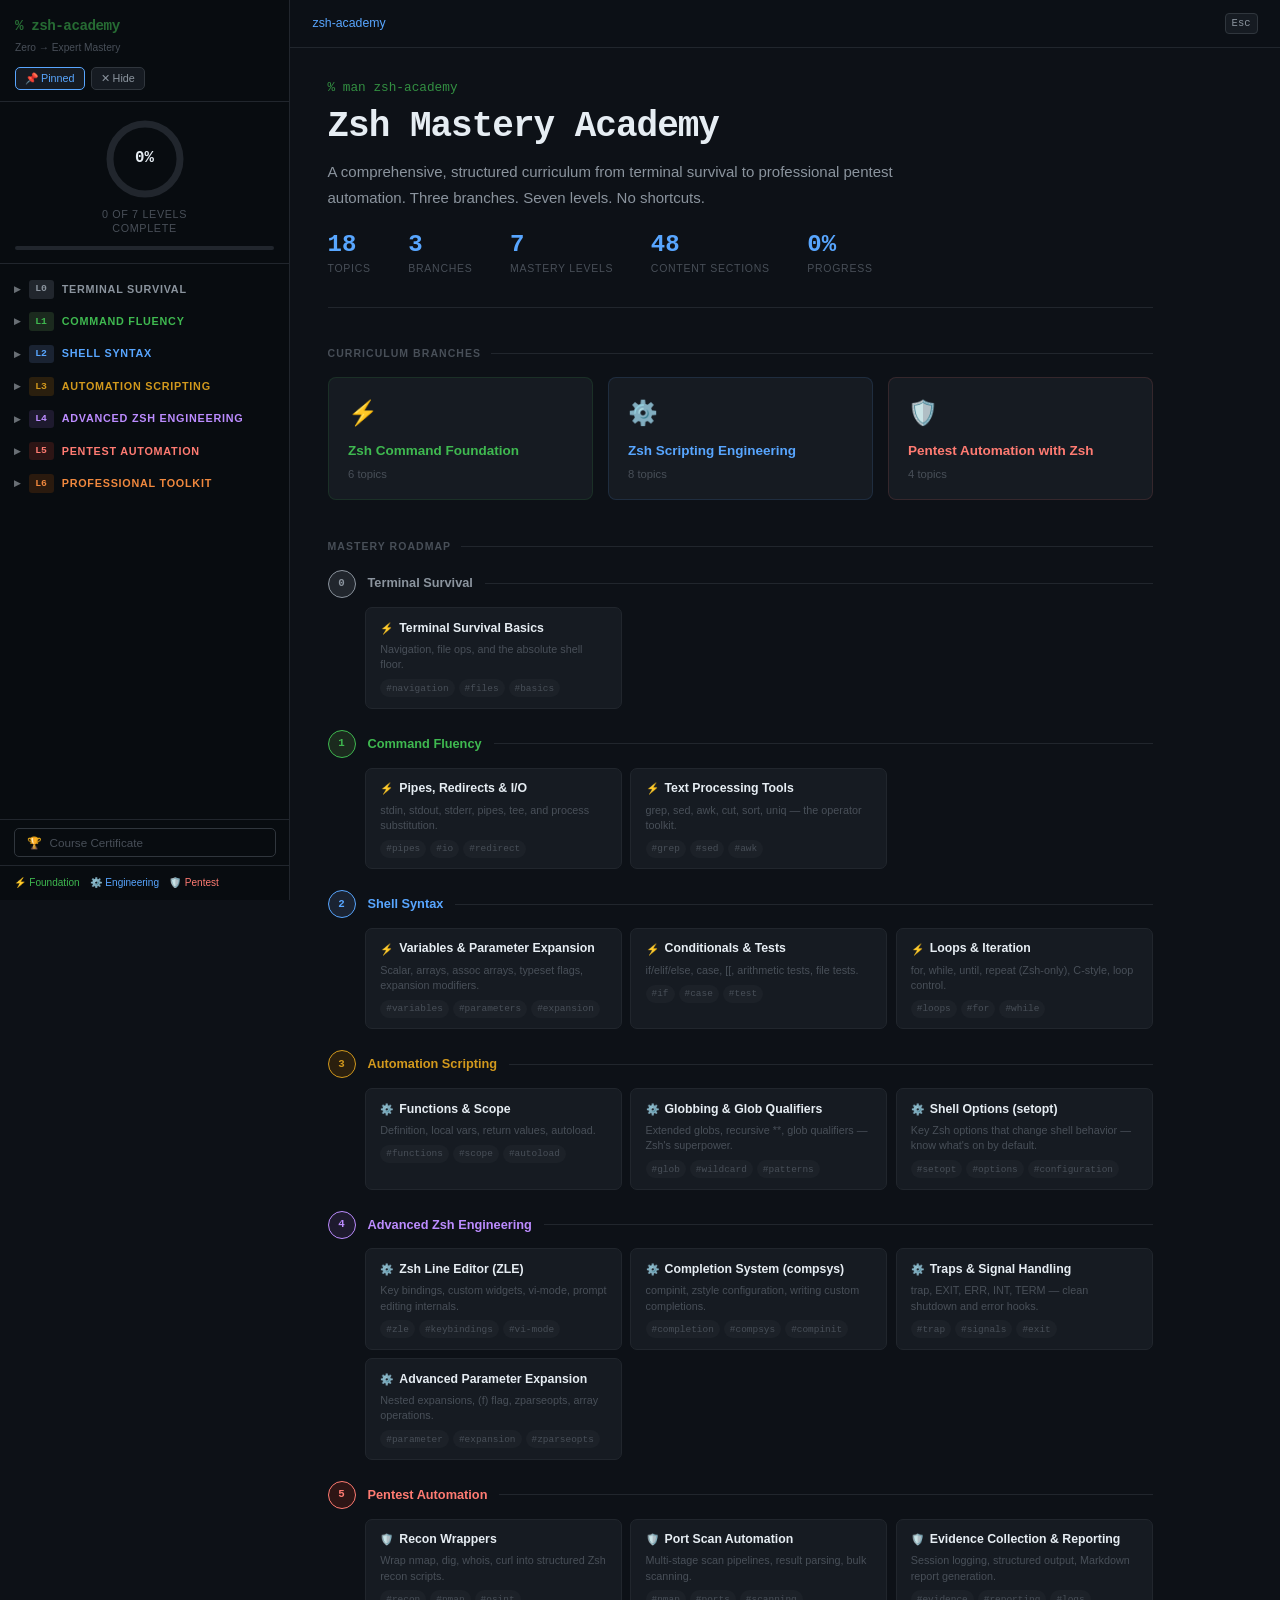
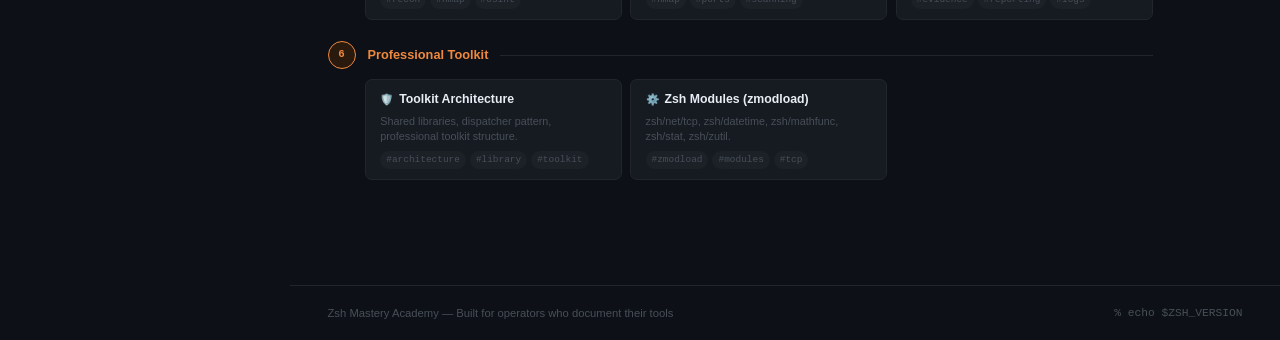
<file: index.html>
<!DOCTYPE html>
<html lang="en">
<head>
  <meta charset="UTF-8" />
  <meta name="viewport" content="width=device-width, initial-scale=1.0" />
  <title>⚙️ Zsh Mastery Academy</title>
  <link rel="stylesheet" href="style.css" />
</head>
<body>

<div id="app">

  <!-- ══════════════ SIDEBAR ══════════════ -->
  <aside id="sidebar">

    <!-- Head -->
    <div class="sb-head">
      <div class="sb-logo">
        <span>%</span> <span class="sb-logo-text">zsh-academy</span>
      </div>
      <div class="sb-sub">Zero → Expert Mastery</div>
      <div class="sb-controls">
        <button class="sb-btn active" id="btn-pin-sidebar">📌 Pinned</button>
        <button class="sb-btn" id="btn-hide-sidebar">✕ Hide</button>
      </div>
    </div>

    <!-- Progress Ring -->
    <div class="progress-ring-wrap">
      <div class="ring-container">
        <svg class="ring-svg" viewBox="0 0 80 80">
          <circle class="ring-track" cx="40" cy="40" r="35"/>
          <circle class="ring-fill"  cx="40" cy="40" r="35" id="ring-fill"/>
        </svg>
        <div class="ring-pct" id="ring-pct">0%</div>
      </div>
      <div class="ring-label" id="ring-label">0 of 7 levels<br>complete</div>
      <div class="ring-bar-wrap">
        <div class="ring-bar-track">
          <div class="ring-bar-fill" id="ring-bar-fill"></div>
        </div>
      </div>
    </div>

    <!-- Nav -->
    <nav class="sb-nav" id="sb-nav">
      <!-- Populated by script.js buildSidebar() -->
    </nav>

    <!-- Certificate link -->
    <div style="padding:0.5rem 0.9rem;border-top:1px solid var(--border);flex-shrink:0">
      <button
        id="cert-sb-link"
        onclick="showCertificate()"
        style="width:100%;background:none;border:1px solid var(--border2);border-radius:5px;
               padding:0.45rem 0.8rem;cursor:pointer;color:var(--text-dimmer);font-size:0.78rem;
               display:flex;align-items:center;gap:8px;font-family:var(--sans);transition:all 0.15s"
        onmouseover="this.style.borderColor='#f0883e';this.style.color='#f0883e'"
        onmouseout="this.style.borderColor='var(--border2)';this.style.color='var(--text-dimmer)'">
        🏆 <span>Course Certificate</span>
      </button>
    </div>

    <!-- Footer branches -->
    <div class="sb-footer">
      <span class="sb-branch-tag" style="color:#3fb950">⚡ Foundation</span>
      <span class="sb-branch-tag" style="color:#58a6ff">⚙️ Engineering</span>
      <span class="sb-branch-tag" style="color:#ff7b72">🛡️ Pentest</span>
    </div>

  </aside>

  <!-- ══════════════ MAIN ══════════════ -->
  <div id="main">

    <!-- Topbar -->
    <div id="topbar">
      <button id="sidebar-open-btn" onclick="
        document.getElementById('sidebar').classList.remove('hidden');
        document.body.classList.remove('sidebar-hidden');
        this.style.display='none';
        document.getElementById('sidebar').classList.toggle('mobile-open')
      ">☰</button>

      <nav class="breadcrumb" id="breadcrumb">
        <span class="crumb-link" onclick="showHome()">zsh-academy</span>
      </nav>

      <span class="kbd">Esc</span>
    </div>

    <!-- Content wrapper -->
    <div id="content">

      <!-- HOME PAGE -->
      <div id="page-home">
        <!-- Rendered by renderHome() -->
      </div>

      <!-- TOPIC PAGE -->
      <div id="page-topic">
        <!-- Rendered by renderTopic() -->
      </div>

      <!-- CERTIFICATE PAGE -->
      <div id="page-certificate">
        <!-- Rendered by renderCertificate() -->
      </div>

    </div><!-- /content -->

    <!-- Footer -->
    <div id="footer">
      <span>Zsh Mastery Academy — Built for operators who document their tools</span>
      <span style="font-family:monospace;color:var(--text-dimmer)">% echo $ZSH_VERSION</span>
    </div>

  </div><!-- /main -->

</div><!-- /app -->

<!-- Quiz Modal -->
<div id="quiz-overlay" onclick="if(event.target===this)closeQuiz()">
  <div id="quiz-modal">
    <!-- Rendered dynamically -->
  </div>
</div>

<script src="script.js"></script>
</body>
</html>
</file>
<file: style.css>
/* ═══════════════════════════════════════════════════════
   style.css – Zsh Mastery Academy
   Dark pentest theme | Sidebar progress | Responsive
   ═══════════════════════════════════════════════════════ */

/* ── Tokens ─────────────────────────────────────────── */
:root {
  --bg:            #0d1117;
  --surface:       #161b22;
  --surface2:      #1c2128;
  --border:        #21262d;
  --border2:       #30363d;
  --text:          #c9d1d9;
  --text-dim:      #8b949e;
  --text-dimmer:   #484f58;
  --text-bright:   #e6edf3;
  --accent:        #58a6ff;
  --accent-green:  #3fb950;
  --accent-orange: #d2991d;
  --accent-purple: #bc8cff;
  --accent-red:    #ff7b72;
  --accent-amber:  #f0883e;
  --code-bg:       #0d1117;
  --tip-bg:        #0f2318;
  --tip-border:    #2ea043;
  --header-bg:     #0b0f14;
  --sidebar-w:     290px;
  --topbar-h:      48px;
  --radius:        8px;
  --mono:          'Cascadia Code', 'Fira Code', 'JetBrains Mono', 'Courier New', monospace;
  --sans:          -apple-system, BlinkMacSystemFont, 'Segoe UI', Roboto, sans-serif;

  /* Level colours */
  --l0: #8b949e; --l0-bg: #21262d;
  --l1: #3fb950; --l1-bg: #1b2a1e;
  --l2: #58a6ff; --l2-bg: #1a2332;
  --l3: #d2991d; --l3-bg: #2a1f0e;
  --l4: #bc8cff; --l4-bg: #1e1a2e;
  --l5: #ff7b72; --l5-bg: #2d1515;
  --l6: #f0883e; --l6-bg: #2a1a0e;
}

/* ── Reset ───────────────────────────────────────────── */
*, *::before, *::after { box-sizing: border-box; margin: 0; padding: 0; }
html { scroll-behavior: smooth; font-size: 15px; }
body {
  background: var(--bg);
  color: var(--text);
  font-family: var(--sans);
  line-height: 1.6;
  display: flex;
  min-height: 100vh;
  overflow-x: hidden;
}
::selection { background: #58a6ff33; color: var(--text-bright); }
::-webkit-scrollbar { width: 6px; height: 6px; }
::-webkit-scrollbar-track { background: var(--bg); }
::-webkit-scrollbar-thumb { background: var(--border2); border-radius: 3px; }

/* ── Layout ──────────────────────────────────────────── */
#app { display: flex; width: 100%; }

/* ── Sidebar ─────────────────────────────────────────── */
#sidebar {
  width: var(--sidebar-w);
  min-width: var(--sidebar-w);
  background: #080c10;
  border-right: 1px solid var(--border);
  height: 100vh;
  position: sticky;
  top: 0;
  display: flex;
  flex-direction: column;
  overflow: hidden;
  transition: width 0.28s cubic-bezier(.4,0,.2,1),
              min-width 0.28s cubic-bezier(.4,0,.2,1),
              transform 0.28s cubic-bezier(.4,0,.2,1);
  z-index: 100;
  flex-shrink: 0;
}

#sidebar.hidden {
  width: 0;
  min-width: 0;
  border-right: none;
}

#sidebar.collapsed {
  width: 52px;
  min-width: 52px;
}

/* Sidebar toggle (hamburger) – visible when sidebar hidden */
#sidebar-open-btn {
  position: fixed;
  top: 12px;
  left: 12px;
  z-index: 200;
  background: var(--surface);
  border: 1px solid var(--border2);
  border-radius: 6px;
  width: 36px;
  height: 36px;
  display: none;
  align-items: center;
  justify-content: center;
  cursor: pointer;
  color: var(--text-dim);
  font-size: 1rem;
  transition: background 0.15s;
}
#sidebar-open-btn:hover { background: var(--surface2); color: var(--text); }
#sidebar.hidden ~ #main #sidebar-open-btn,
body.sidebar-hidden #sidebar-open-btn { display: flex; }

/* Sidebar head */
.sb-head {
  padding: 1rem 1rem 0.75rem;
  border-bottom: 1px solid var(--border);
  flex-shrink: 0;
}

.sb-logo {
  font-family: var(--mono);
  font-size: 0.95rem;
  color: var(--accent-green);
  font-weight: 700;
  letter-spacing: -0.5px;
  white-space: nowrap;
  overflow: hidden;
}
.sb-logo span { opacity: 0.55; }

.sb-sub {
  font-size: 0.68rem;
  color: var(--text-dimmer);
  margin-top: 2px;
  white-space: nowrap;
  overflow: hidden;
}

.sb-controls {
  display: flex;
  gap: 6px;
  margin-top: 0.7rem;
}

.sb-btn {
  background: var(--surface);
  border: 1px solid var(--border2);
  border-radius: 5px;
  color: var(--text-dim);
  font-size: 0.72rem;
  padding: 0.28rem 0.6rem;
  cursor: pointer;
  display: flex;
  align-items: center;
  gap: 4px;
  white-space: nowrap;
  transition: background 0.15s, color 0.15s;
  font-family: var(--sans);
}
.sb-btn:hover { background: var(--surface2); color: var(--text); }
.sb-btn.active { color: var(--accent); border-color: var(--accent); }

/* Progress ring */
.progress-ring-wrap {
  display: flex;
  flex-direction: column;
  align-items: center;
  padding: 1.1rem 1rem 0.9rem;
  border-bottom: 1px solid var(--border);
  flex-shrink: 0;
  position: relative;
  overflow: hidden;
}

.progress-ring-wrap.collapsed-hide { display: none; }

.ring-container {
  position: relative;
  width: 80px;
  height: 80px;
}

.ring-svg {
  transform: rotate(-90deg);
  width: 80px;
  height: 80px;
}

.ring-track {
  fill: none;
  stroke: var(--border);
  stroke-width: 7;
}

.ring-fill {
  fill: none;
  stroke: var(--accent-green);
  stroke-width: 7;
  stroke-linecap: round;
  stroke-dasharray: 220;
  stroke-dashoffset: 220;
  transition: stroke-dashoffset 0.6s cubic-bezier(.4,0,.2,1), stroke 0.4s;
}

.ring-pct {
  position: absolute;
  inset: 0;
  display: flex;
  align-items: center;
  justify-content: center;
  font-family: var(--mono);
  font-size: 1.05rem;
  font-weight: 700;
  color: var(--text-bright);
}

.ring-label {
  margin-top: 0.55rem;
  font-size: 0.72rem;
  color: var(--text-dimmer);
  text-align: center;
  text-transform: uppercase;
  letter-spacing: 0.06em;
  line-height: 1.3;
}

.ring-bar-wrap {
  width: 100%;
  margin-top: 0.7rem;
}
.ring-bar-track {
  width: 100%;
  height: 4px;
  background: var(--border);
  border-radius: 2px;
  overflow: hidden;
}
.ring-bar-fill {
  height: 100%;
  background: linear-gradient(90deg, var(--accent-green), var(--accent));
  border-radius: 2px;
  width: 0%;
  transition: width 0.6s cubic-bezier(.4,0,.2,1);
}

/* Sidebar nav */
.sb-nav {
  overflow-y: auto;
  flex: 1;
  padding: 0.5rem 0 2rem;
}

.level-group { }

.level-header {
  display: flex;
  align-items: center;
  gap: 8px;
  padding: 0.5rem 0.9rem 0.3rem;
  cursor: pointer;
  user-select: none;
}

.level-toggle-icon {
  font-size: 0.6rem;
  opacity: 0.5;
  transition: transform 0.18s;
  flex-shrink: 0;
}
.level-group.open .level-toggle-icon { transform: rotate(90deg); }

.level-badge {
  font-size: 0.65rem;
  font-weight: 700;
  font-family: var(--mono);
  border-radius: 3px;
  padding: 0.1rem 0.45rem;
  flex-shrink: 0;
}

.level-title-text {
  font-size: 0.72rem;
  font-weight: 600;
  text-transform: uppercase;
  letter-spacing: 0.07em;
  flex: 1;
  white-space: nowrap;
  overflow: hidden;
  text-overflow: ellipsis;
}

.level-check {
  font-size: 0.85rem;
  flex-shrink: 0;
  opacity: 0;
  transition: opacity 0.25s;
}
.level-group.done .level-check { opacity: 1; }

/* Topic links */
.level-topics {
  display: none;
  padding: 0 0 0.3rem;
}
.level-group.open .level-topics { display: block; }

.topic-link {
  display: flex;
  align-items: center;
  gap: 7px;
  padding: 0.42rem 0.9rem 0.42rem 1.5rem;
  color: var(--text-dim);
  font-size: 0.8rem;
  text-decoration: none;
  transition: background 0.12s, color 0.12s, border-left-color 0.12s;
  border-left: 2px solid transparent;
  cursor: pointer;
}
.topic-link:hover { background: var(--surface); color: var(--text); }
.topic-link.active {
  color: var(--text-bright);
  background: var(--surface);
  font-weight: 500;
}

.topic-icon { font-size: 0.65rem; opacity: 0.6; }

/* Level complete button */
.level-actions {
  padding: 0.3rem 0.9rem 0.7rem 1.5rem;
  display: none;
}
.level-group.open .level-actions { display: block; }

.btn-complete {
  width: 100%;
  background: none;
  border: 1px solid var(--border2);
  border-radius: 5px;
  color: var(--text-dimmer);
  font-size: 0.72rem;
  padding: 0.4rem 0.8rem;
  cursor: pointer;
  display: flex;
  align-items: center;
  justify-content: center;
  gap: 6px;
  transition: all 0.18s;
  font-family: var(--sans);
  white-space: nowrap;
}
.btn-complete:hover {
  border-color: var(--accent-green);
  color: var(--accent-green);
  background: #0f2318;
}
.btn-complete.done {
  border-color: var(--accent-green);
  color: var(--accent-green);
  background: #0f2318;
  cursor: default;
}
.btn-complete.locked {
  opacity: 0.4;
  cursor: not-allowed;
}

/* Sidebar footer */
.sb-footer {
  border-top: 1px solid var(--border);
  padding: 0.6rem 0.9rem;
  flex-shrink: 0;
  display: flex;
  gap: 10px;
  flex-wrap: wrap;
}
.sb-branch-tag {
  font-size: 0.67rem;
  display: flex;
  align-items: center;
  gap: 3px;
}

/* ── Main content ────────────────────────────────────── */
#main {
  flex: 1;
  min-width: 0;
  display: flex;
  flex-direction: column;
}

/* Topbar */
#topbar {
  position: sticky;
  top: 0;
  z-index: 50;
  background: rgba(13,17,23,0.85);
  backdrop-filter: blur(12px);
  border-bottom: 1px solid var(--border);
  height: var(--topbar-h);
  display: flex;
  align-items: center;
  padding: 0 1.5rem;
  gap: 12px;
  flex-shrink: 0;
}

#sidebar-open-btn {
  position: static;
  display: none;
}
body.sidebar-hidden #sidebar-open-btn { display: flex; }

.breadcrumb {
  display: flex;
  align-items: center;
  gap: 7px;
  font-size: 0.82rem;
  color: var(--text-dimmer);
  flex: 1;
  min-width: 0;
}
.breadcrumb a, .breadcrumb span.crumb-link {
  color: var(--accent);
  cursor: pointer;
  text-decoration: none;
  white-space: nowrap;
}
.breadcrumb .sep { opacity: 0.4; }
.breadcrumb .crumb-current {
  color: var(--text);
  font-weight: 500;
  white-space: nowrap;
  overflow: hidden;
  text-overflow: ellipsis;
}

.kbd {
  background: var(--surface);
  border: 1px solid var(--border2);
  border-radius: 4px;
  padding: 0.1rem 0.4rem;
  font-size: 0.7rem;
  color: var(--text-dim);
  font-family: var(--mono);
}

/* Content area */
#content {
  flex: 1;
  padding: 2rem 2.5rem 5rem;
  max-width: 900px;
  width: 100%;
}

/* ── Home page ───────────────────────────────────────── */
#page-home { display: block; }
#page-topic { display: none; }
#page-certificate { display: none; }

body.show-topic #page-home { display: none; }
body.show-topic #page-topic { display: block; }
body.show-certificate #page-home { display: none; }
body.show-certificate #page-certificate { display: block; }

.home-hero {
  padding-bottom: 2rem;
  border-bottom: 1px solid var(--border);
  margin-bottom: 2.5rem;
}

.home-prompt {
  font-family: var(--mono);
  font-size: 0.85rem;
  color: var(--accent-green);
  opacity: 0.75;
  margin-bottom: 0.5rem;
}

.home-hero h1 {
  font-family: var(--mono);
  font-size: 2.4rem;
  font-weight: 700;
  color: var(--text-bright);
  letter-spacing: -1px;
  line-height: 1.15;
  margin-bottom: 0.8rem;
}

.home-hero p {
  color: var(--text-dim);
  font-size: 1rem;
  max-width: 600px;
  line-height: 1.7;
}

.stats-row {
  display: flex;
  gap: 2.5rem;
  margin-top: 1.5rem;
  flex-wrap: wrap;
}
.stat-item { }
.stat-val {
  font-family: var(--mono);
  font-size: 1.6rem;
  color: var(--accent);
  font-weight: 700;
  line-height: 1;
}
.stat-lbl {
  font-size: 0.7rem;
  color: var(--text-dimmer);
  text-transform: uppercase;
  letter-spacing: 0.07em;
  margin-top: 3px;
}

.section-label {
  font-size: 0.7rem;
  font-weight: 700;
  text-transform: uppercase;
  letter-spacing: 0.1em;
  color: var(--text-dimmer);
  display: flex;
  align-items: center;
  gap: 10px;
  margin-bottom: 1rem;
}
.section-label::after {
  content: '';
  flex: 1;
  height: 1px;
  background: var(--border);
}

.branches-grid {
  display: grid;
  grid-template-columns: repeat(auto-fit, minmax(220px, 1fr));
  gap: 1rem;
  margin-bottom: 2.5rem;
}

.branch-card {
  background: var(--surface);
  border: 1px solid var(--border);
  border-radius: var(--radius);
  padding: 1.1rem 1.3rem;
  transition: border-color 0.15s;
}
.branch-card:hover { border-color: var(--border2); }
.branch-icon { font-size: 1.6rem; margin-bottom: 0.5rem; }
.branch-name { font-weight: 700; font-size: 0.9rem; margin-bottom: 0.2rem; }
.branch-count { font-size: 0.75rem; color: var(--text-dimmer); }

/* Roadmap */
.roadmap { margin-bottom: 2rem; }

.roadmap-level { margin-bottom: 1.4rem; }

.rl-header {
  display: flex;
  align-items: center;
  gap: 12px;
  margin-bottom: 0.65rem;
}
.rl-dot {
  width: 28px;
  height: 28px;
  border-radius: 50%;
  display: flex;
  align-items: center;
  justify-content: center;
  font-size: 0.72rem;
  font-weight: 700;
  font-family: var(--mono);
  flex-shrink: 0;
  border-width: 1.5px;
  border-style: solid;
}
.rl-dot.done-dot { background: var(--accent-green) !important; border-color: var(--accent-green) !important; color: #0d1117 !important; }

.rl-name { font-size: 0.85rem; font-weight: 600; }
.rl-line { flex: 1; height: 1px; background: var(--border); }

.rl-topics {
  display: grid;
  grid-template-columns: repeat(auto-fill, minmax(200px, 1fr));
  gap: 0.55rem;
  padding-left: 2.5rem;
}

.topic-card {
  background: var(--surface);
  border: 1px solid var(--border);
  border-radius: 7px;
  padding: 0.7rem 0.95rem;
  cursor: pointer;
  transition: border-color 0.15s, background 0.15s;
}
.topic-card:hover { background: var(--surface2); }
.tc-head {
  display: flex;
  align-items: center;
  gap: 6px;
  margin-bottom: 0.25rem;
}
.tc-icon { font-size: 0.72rem; }
.tc-title { font-size: 0.82rem; font-weight: 600; color: var(--text-bright); }
.tc-desc { font-size: 0.72rem; color: var(--text-dimmer); line-height: 1.4; }
.tc-tags { display: flex; gap: 4px; margin-top: 0.45rem; flex-wrap: wrap; }
.tc-tag {
  background: var(--surface2);
  color: var(--text-dimmer);
  font-size: 0.63rem;
  padding: 0.1rem 0.4rem;
  border-radius: 10px;
  font-family: var(--mono);
}

/* ── Topic View ──────────────────────────────────────── */
.topic-header {
  margin-bottom: 1.8rem;
  padding-bottom: 1.5rem;
  border-bottom: 1px solid var(--border);
}
.topic-badges { display: flex; gap: 7px; margin-bottom: 0.8rem; flex-wrap: wrap; }
.badge {
  font-size: 0.7rem;
  font-weight: 700;
  padding: 0.18rem 0.65rem;
  border-radius: 4px;
  text-transform: uppercase;
  letter-spacing: 0.05em;
  border: 1px solid transparent;
}

.topic-header h1 {
  font-family: var(--mono);
  font-size: 1.9rem;
  color: var(--text-bright);
  font-weight: 700;
  line-height: 1.2;
  margin-bottom: 0.5rem;
}
.topic-header .desc { color: var(--text-dim); font-size: 0.95rem; }
.topic-tags { display: flex; gap: 6px; margin-top: 0.8rem; flex-wrap: wrap; }
.tag {
  background: var(--surface2);
  color: var(--text-dim);
  font-size: 0.7rem;
  padding: 0.12rem 0.55rem;
  border-radius: 12px;
  font-family: var(--mono);
}

.topic-intro {
  background: var(--surface);
  border-radius: var(--radius);
  padding: 1rem 1.2rem;
  margin-bottom: 2rem;
  color: var(--text);
  font-size: 0.93rem;
  line-height: 1.75;
  border-left: 3px solid var(--accent-green);
}

/* Content sections */
.content-section { margin-bottom: 2rem; }

.section-h2 {
  font-family: var(--mono);
  font-size: 1.15rem;
  color: var(--accent);
  font-weight: 600;
  margin-bottom: 0.85rem;
  display: flex;
  align-items: center;
  gap: 8px;
}
.section-h2 .hash { color: var(--border2); font-weight: 400; }

.section-body {
  color: var(--text);
  font-size: 0.9rem;
  line-height: 1.75;
  margin-bottom: 0.8rem;
}
.section-body code {
  font-family: var(--mono);
  background: var(--surface2);
  padding: 0.1em 0.4em;
  border-radius: 3px;
  font-size: 0.87em;
  color: #79c0ff;
}

/* Tables */
.data-table-wrap { overflow-x: auto; margin: 0.8rem 0 1.1rem; }
.data-table {
  width: 100%;
  border-collapse: collapse;
  background: var(--surface);
  border: 1px solid var(--border);
  border-radius: var(--radius);
  font-size: 0.84rem;
  overflow: hidden;
}
.data-table th {
  background: var(--header-bg);
  color: var(--accent-orange);
  font-weight: 600;
  padding: 0.6rem 1rem;
  text-align: left;
  border-bottom: 1px solid var(--border);
  white-space: nowrap;
}
.data-table td {
  padding: 0.55rem 1rem;
  border-bottom: 1px solid var(--border);
  vertical-align: top;
  line-height: 1.5;
  color: var(--text);
}
.data-table tr:last-child td { border-bottom: none; }
.data-table tr:nth-child(even) td { background: var(--surface2); }
.data-table td code {
  font-family: var(--mono);
  background: var(--surface2);
  padding: 0.08em 0.38em;
  border-radius: 3px;
  font-size: 0.85em;
  color: #79c0ff;
}
.td-cmd {
  font-family: var(--mono);
  color: #79c0ff;
  background: var(--surface2);
  padding: 0.1em 0.45em;
  border-radius: 3px;
  font-size: 0.83em;
  white-space: nowrap;
}

/* Code blocks */
.code-block {
  position: relative;
  margin: 0.85rem 0;
}
.code-lang {
  position: absolute;
  top: 0; left: 0;
  background: var(--border2);
  color: var(--text-dimmer);
  font-size: 0.65rem;
  padding: 0.18rem 0.55rem;
  border-radius: var(--radius) 0 var(--radius) 0;
  font-family: var(--mono);
  text-transform: uppercase;
  letter-spacing: 0.05em;
  z-index: 1;
  user-select: none;
}
.copy-btn {
  position: absolute;
  top: 0.4rem; right: 0.5rem;
  background: var(--border2);
  border: none;
  color: var(--text);
  padding: 0.2rem 0.6rem;
  font-size: 0.7rem;
  border-radius: 4px;
  cursor: pointer;
  opacity: 0;
  z-index: 1;
  transition: opacity 0.18s, background 0.18s;
  font-family: var(--sans);
}
.code-block:hover .copy-btn { opacity: 1; }
.copy-btn.copied { background: #2ea043; color: #fff; opacity: 1; }

pre {
  background: #090e15;
  border: 1px solid var(--border);
  border-radius: var(--radius);
  padding: 2rem 1.2rem 1rem;
  overflow-x: auto;
  margin: 0;
  line-height: 1.65;
}
pre code {
  font-family: var(--mono);
  font-size: 0.81rem;
  background: none;
  padding: 0;
  color: var(--text);
}

/* Syntax colours */
.t-comment { color: #484f58; font-style: italic; }
.t-string  { color: #a5d6ff; }
.t-keyword { color: #ff7b72; }
.t-var     { color: #79c0ff; }
.t-num     { color: #f2cc60; }
.t-func    { color: #d2a8ff; }

/* Tip boxes */
.tip-box {
  background: var(--tip-bg);
  border-left: 3px solid var(--tip-border);
  border-radius: 0 6px 6px 0;
  padding: 0.75rem 1rem;
  margin: 0.85rem 0;
  color: #7ee787;
  font-size: 0.85rem;
  line-height: 1.6;
}
.tip-box strong { font-weight: 700; margin-right: 5px; }

/* ── Quiz section ────────────────────────────────────── */
.quiz-trigger-wrap {
  margin-top: 2.5rem;
  padding-top: 1.5rem;
  border-top: 1px dashed var(--border2);
}
.quiz-trigger-label {
  font-size: 0.72rem;
  color: var(--text-dimmer);
  text-transform: uppercase;
  letter-spacing: 0.08em;
  margin-bottom: 0.75rem;
}
.btn-start-quiz {
  background: none;
  border: 1px solid var(--accent);
  border-radius: 6px;
  color: var(--accent);
  font-size: 0.85rem;
  padding: 0.55rem 1.2rem;
  cursor: pointer;
  display: inline-flex;
  align-items: center;
  gap: 8px;
  transition: background 0.15s, color 0.15s;
  font-family: var(--sans);
}
.btn-start-quiz:hover { background: var(--accent); color: var(--bg); }
.btn-start-quiz.done {
  border-color: var(--accent-green);
  color: var(--accent-green);
  pointer-events: none;
}
.quiz-score-badge {
  display: none;
  background: var(--tip-bg);
  border: 1px solid var(--tip-border);
  border-radius: 5px;
  padding: 0.4rem 0.9rem;
  color: var(--accent-green);
  font-size: 0.82rem;
  margin-top: 0.75rem;
  font-family: var(--mono);
}
.quiz-score-badge.visible { display: inline-block; }

/* ── Quiz Modal ──────────────────────────────────────── */
#quiz-overlay {
  display: none;
  position: fixed;
  inset: 0;
  background: rgba(0,0,0,0.75);
  z-index: 500;
  align-items: center;
  justify-content: center;
  padding: 1rem;
}
#quiz-overlay.open { display: flex; }

#quiz-modal {
  background: var(--surface);
  border: 1px solid var(--border2);
  border-radius: 12px;
  width: 100%;
  max-width: 560px;
  max-height: 90vh;
  overflow-y: auto;
  padding: 1.8rem 2rem;
  position: relative;
}

.quiz-modal-header {
  display: flex;
  align-items: center;
  justify-content: space-between;
  margin-bottom: 1.2rem;
}
.quiz-modal-title {
  font-family: var(--mono);
  font-size: 1.05rem;
  color: var(--text-bright);
  font-weight: 700;
}
.quiz-close {
  background: none;
  border: none;
  color: var(--text-dim);
  font-size: 1.2rem;
  cursor: pointer;
  padding: 0.2rem;
  line-height: 1;
  transition: color 0.15s;
}
.quiz-close:hover { color: var(--text-bright); }

.quiz-progress-bar {
  height: 3px;
  background: var(--border);
  border-radius: 2px;
  margin-bottom: 1.5rem;
  overflow: hidden;
}
.quiz-progress-fill {
  height: 100%;
  background: var(--accent);
  border-radius: 2px;
  transition: width 0.3s;
}

.quiz-q-num {
  font-size: 0.72rem;
  color: var(--text-dimmer);
  text-transform: uppercase;
  letter-spacing: 0.07em;
  margin-bottom: 0.5rem;
}
.quiz-question {
  font-size: 0.95rem;
  color: var(--text-bright);
  line-height: 1.55;
  margin-bottom: 1.2rem;
  font-weight: 500;
}
.quiz-question code {
  font-family: var(--mono);
  background: var(--surface2);
  padding: 0.1em 0.4em;
  border-radius: 3px;
  font-size: 0.9em;
  color: #79c0ff;
}

.quiz-options { display: flex; flex-direction: column; gap: 8px; margin-bottom: 1.3rem; }

.quiz-option {
  background: var(--surface2);
  border: 1px solid var(--border);
  border-radius: 7px;
  padding: 0.65rem 1rem;
  cursor: pointer;
  font-size: 0.88rem;
  color: var(--text);
  text-align: left;
  transition: border-color 0.15s, background 0.15s;
  display: flex;
  align-items: center;
  gap: 10px;
  font-family: var(--sans);
}
.quiz-option:hover:not(:disabled) { border-color: var(--accent); }
.quiz-option.selected { border-color: var(--accent); background: #1a2332; }
.quiz-option.correct  { border-color: var(--accent-green); background: #0f2318; color: #7ee787; }
.quiz-option.wrong    { border-color: var(--accent-red); background: #2d1515; color: #ffa198; }
.quiz-option:disabled { cursor: default; }
.quiz-option .opt-letter {
  width: 22px; height: 22px; border-radius: 50%;
  background: var(--border); display: flex; align-items: center; justify-content: center;
  font-size: 0.68rem; font-weight: 700; font-family: var(--mono); flex-shrink: 0;
  transition: background 0.15s;
}
.quiz-option.selected .opt-letter { background: var(--accent); color: var(--bg); }
.quiz-option.correct .opt-letter  { background: var(--accent-green); color: #0d1117; }
.quiz-option.wrong .opt-letter    { background: var(--accent-red); color: #0d1117; }

.quiz-feedback {
  font-size: 0.83rem;
  padding: 0.55rem 0.9rem;
  border-radius: 6px;
  margin-bottom: 1rem;
  display: none;
}
.quiz-feedback.correct { background: #0f2318; color: #7ee787; border-left: 3px solid var(--accent-green); display: block; }
.quiz-feedback.wrong   { background: #2d1515; color: #ffa198; border-left: 3px solid var(--accent-red); display: block; }

.quiz-actions { display: flex; gap: 10px; justify-content: flex-end; }
.btn-quiz-next {
  background: var(--accent);
  border: none;
  border-radius: 6px;
  color: var(--bg);
  font-size: 0.85rem;
  padding: 0.55rem 1.3rem;
  cursor: pointer;
  font-weight: 600;
  font-family: var(--sans);
  transition: opacity 0.15s;
}
.btn-quiz-next:hover { opacity: 0.9; }
.btn-quiz-next:disabled { opacity: 0.4; cursor: default; }

/* Quiz results */
.quiz-result {
  text-align: center;
  padding: 1rem 0;
}
.quiz-result-icon { font-size: 3rem; margin-bottom: 0.8rem; }
.quiz-result-title {
  font-family: var(--mono);
  font-size: 1.2rem;
  font-weight: 700;
  color: var(--text-bright);
  margin-bottom: 0.4rem;
}
.quiz-result-score {
  font-size: 2.5rem;
  font-family: var(--mono);
  font-weight: 700;
  margin: 0.5rem 0;
}
.quiz-result-msg { font-size: 0.88rem; color: var(--text-dim); line-height: 1.6; margin-bottom: 1.5rem; }
.btn-quiz-action {
  border-radius: 6px;
  font-size: 0.85rem;
  padding: 0.6rem 1.4rem;
  cursor: pointer;
  font-weight: 600;
  font-family: var(--sans);
  border: none;
  margin: 0 4px;
}
.btn-primary { background: var(--accent); color: var(--bg); }
.btn-secondary { background: var(--surface2); border: 1px solid var(--border2); color: var(--text); }
.btn-success { background: var(--accent-green); color: #0d1117; }

/* ── Certificate ─────────────────────────────────────── */
#page-certificate { text-align: center; }

.cert-locked-notice {
  display: flex;
  flex-direction: column;
  align-items: center;
  gap: 1rem;
  padding: 3rem 2rem;
  color: var(--text-dim);
}
.cert-locked-icon { font-size: 3.5rem; opacity: 0.5; }
.cert-locked-title { font-size: 1.3rem; font-weight: 700; color: var(--text); font-family: var(--mono); }
.cert-locked-msg { font-size: 0.9rem; max-width: 360px; line-height: 1.6; }
.cert-locked-progress {
  background: var(--surface);
  border: 1px solid var(--border);
  border-radius: 8px;
  padding: 0.8rem 1.5rem;
  font-family: var(--mono);
  font-size: 0.9rem;
  color: var(--accent);
}

.certificate-wrap {
  display: none;
}
body.cert-unlocked .certificate-wrap { display: block; }
body.cert-unlocked .cert-locked-notice { display: none; }

.certificate {
  background: linear-gradient(135deg, #0d1117 0%, #0f1922 50%, #0d1117 100%);
  border: 2px solid var(--accent-green);
  border-radius: 16px;
  padding: 3rem 3.5rem;
  max-width: 720px;
  margin: 0 auto 2rem;
  position: relative;
  overflow: hidden;
  text-align: center;
}
.cert-watermark {
  position: absolute;
  inset: 0;
  display: flex;
  align-items: center;
  justify-content: center;
  font-family: var(--mono);
  font-size: 8rem;
  color: var(--accent-green);
  opacity: 0.03;
  pointer-events: none;
  user-select: none;
  font-weight: 900;
}
.cert-corner {
  position: absolute;
  width: 60px; height: 60px;
  border-color: var(--accent-green);
  border-style: solid;
  opacity: 0.35;
}
.cert-corner.tl { top: 12px; left: 12px; border-width: 2px 0 0 2px; }
.cert-corner.tr { top: 12px; right: 12px; border-width: 2px 2px 0 0; }
.cert-corner.bl { bottom: 12px; left: 12px; border-width: 0 0 2px 2px; }
.cert-corner.br { bottom: 12px; right: 12px; border-width: 0 2px 2px 0; }

.cert-badge { font-size: 2.5rem; margin-bottom: 0.5rem; }
.cert-academy {
  font-family: var(--mono);
  font-size: 0.85rem;
  color: var(--accent-green);
  text-transform: uppercase;
  letter-spacing: 0.15em;
  margin-bottom: 0.3rem;
  opacity: 0.8;
}
.cert-title {
  font-family: var(--mono);
  font-size: 1.85rem;
  color: var(--text-bright);
  font-weight: 700;
  letter-spacing: -0.5px;
  margin-bottom: 1rem;
}
.cert-divider {
  width: 80px; height: 2px;
  background: linear-gradient(90deg, transparent, var(--accent-green), transparent);
  margin: 0 auto 1rem;
}
.cert-certifies {
  font-size: 0.85rem;
  color: var(--text-dimmer);
  text-transform: uppercase;
  letter-spacing: 0.1em;
  margin-bottom: 0.4rem;
}
.cert-name {
  font-size: 2rem;
  color: var(--accent);
  font-family: 'Georgia', serif;
  font-style: italic;
  margin-bottom: 1rem;
}
.cert-desc {
  font-size: 0.9rem;
  color: var(--text-dim);
  max-width: 480px;
  margin: 0 auto 1.5rem;
  line-height: 1.65;
}
.cert-levels {
  display: flex;
  justify-content: center;
  gap: 8px;
  flex-wrap: wrap;
  margin-bottom: 1.5rem;
}
.cert-level-tag {
  font-size: 0.68rem;
  padding: 0.2rem 0.7rem;
  border-radius: 12px;
  font-family: var(--mono);
  font-weight: 700;
  border: 1px solid;
}
.cert-footer {
  display: flex;
  justify-content: space-between;
  align-items: flex-end;
  margin-top: 1.5rem;
  padding-top: 1rem;
  border-top: 1px solid var(--border);
  font-size: 0.75rem;
  color: var(--text-dimmer);
}
.cert-sig { font-family: var(--mono); }
.cert-date { font-family: var(--mono); }

.cert-actions { display: flex; gap: 10px; justify-content: center; margin-top: 1rem; }
.btn-print {
  background: var(--accent-green);
  color: #0d1117;
  border: none;
  border-radius: 6px;
  padding: 0.6rem 1.4rem;
  font-size: 0.85rem;
  font-weight: 700;
  cursor: pointer;
  font-family: var(--sans);
  display: flex;
  align-items: center;
  gap: 7px;
}

/* ── Footer ──────────────────────────────────────────── */
#footer {
  border-top: 1px solid var(--border);
  padding: 1.2rem 2.5rem;
  color: var(--text-dimmer);
  font-size: 0.75rem;
  display: flex;
  justify-content: space-between;
  flex-wrap: wrap;
  gap: 0.5rem;
  flex-shrink: 0;
}

/* ── Responsive ──────────────────────────────────────── */
@media (max-width: 900px) {
  :root { --sidebar-w: 260px; }
  #content { padding: 1.5rem 1.2rem 4rem; }
}
@media (max-width: 700px) {
  #sidebar {
    position: fixed;
    top: 0; left: 0;
    height: 100vh;
    transform: translateX(-100%);
    width: var(--sidebar-w) !important;
    min-width: var(--sidebar-w) !important;
    box-shadow: 4px 0 24px rgba(0,0,0,0.6);
  }
  #sidebar.mobile-open { transform: translateX(0); }
  #sidebar-open-btn { display: flex !important; }
  #content { padding: 1.2rem 1rem 4rem; }
  .home-hero h1 { font-size: 1.8rem; }
  .cert-title { font-size: 1.3rem; }
  .certificate { padding: 2rem 1.5rem; }
}

/* Print certificate */
@media print {
  #sidebar, #topbar, #footer, .cert-actions { display: none !important; }
  body { background: white; color: black; }
  .certificate {
    background: white;
    border-color: #1a6b2e;
    color: black;
    max-width: 100%;
  }
  .cert-title, .cert-name { color: #0d5c2a; }
  .cert-desc { color: #333; }
}

/* Collapse sidebar - icon-only mode */
#sidebar.collapsed .sb-logo-text,
#sidebar.collapsed .sb-sub,
#sidebar.collapsed .sb-controls,
#sidebar.collapsed .ring-label,
#sidebar.collapsed .ring-bar-wrap,
#sidebar.collapsed .level-title-text,
#sidebar.collapsed .level-badge,
#sidebar.collapsed .level-check,
#sidebar.collapsed .level-topics,
#sidebar.collapsed .level-actions,
#sidebar.collapsed .sb-footer { display: none; }
#sidebar.collapsed .sb-head { padding: 0.8rem 0.6rem; }
#sidebar.collapsed .ring-container { width: 38px; height: 38px; }
#sidebar.collapsed .ring-svg { width: 38px; height: 38px; }
#sidebar.collapsed .ring-pct { font-size: 0.6rem; }
#sidebar.collapsed .progress-ring-wrap { padding: 0.7rem 0.5rem; }
#sidebar.collapsed .level-header { padding: 0.55rem 0.6rem; justify-content: center; }
#sidebar.collapsed .level-toggle-icon { display: none; }

/* Certificate status disclaimer */
.cert-disclaimer {
  margin: 1rem auto 0;
  max-width: 560px;
  color: #717d8b;
  font-size: 0.68rem;
  line-height: 1.5;
  text-align: center;
  letter-spacing: 0.02em;
}
</file>
